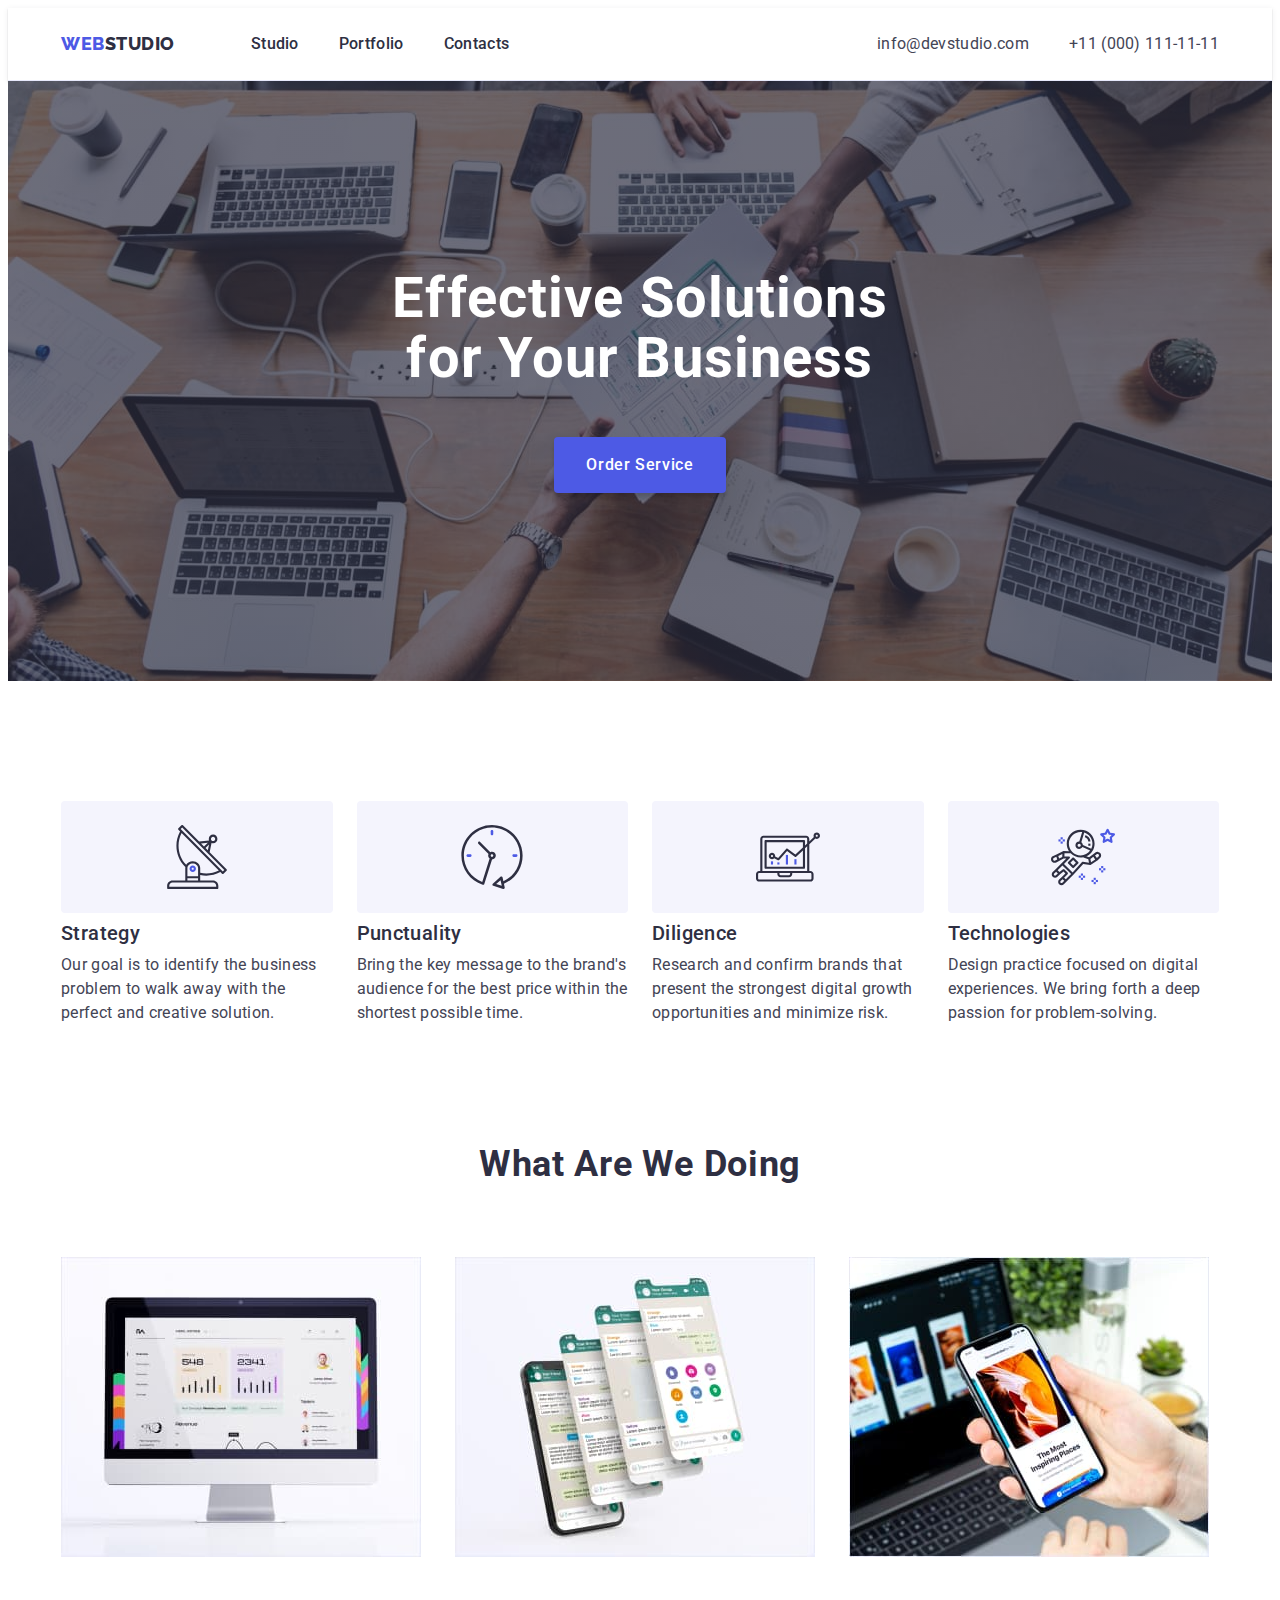
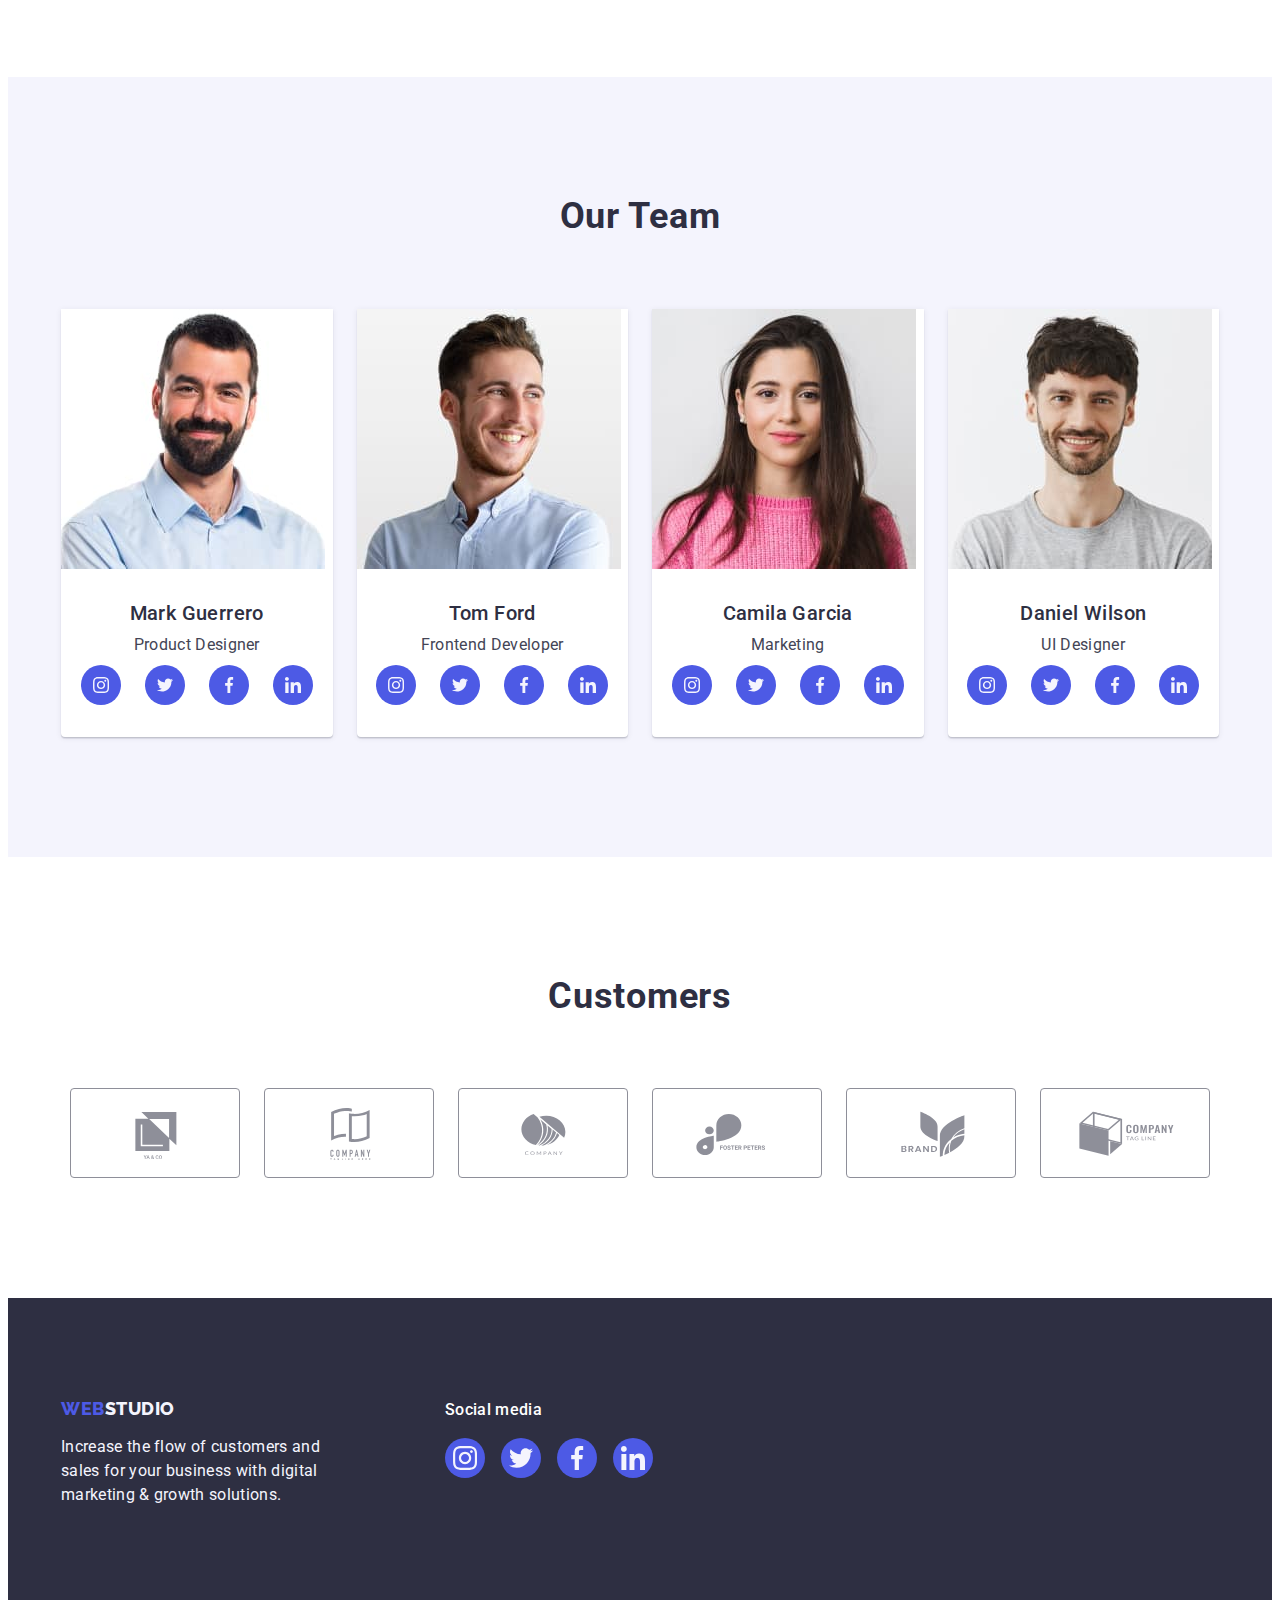
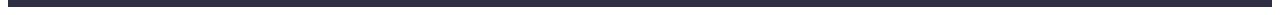
<file: index.html>
<!DOCTYPE html>
<html lang="en">
  <head>
    <meta charset="UTF-8" />
    <meta http-equiv="X-UA-Compatible" content="IE=edge" />
    <meta name="viewport" content="width=device-width, initial-scale=1.0" />
    <link rel="preconnect" href="https://fonts.googleapis.com" />
    <link rel="preconnect" href="https://fonts.gstatic.com" crossorigin />
    <link
      href="https://fonts.googleapis.com/css2?family=Raleway:wght@800&family=Roboto:wght@400;500;700;900&display=swap"
      rel="stylesheet"
    />
    <link
      rel="stylesheet"
      href="https://cdnjs.cloudflare.com/ajax/libs/modern-normalize/1.1.0/modern-normalize.min.css"
      integrity="sha512-wpPYUAdjBVSE4KJnH1VR1HeZfpl1ub8YT/NKx4PuQ5NmX2tKuGu6U/JRp5y+Y8XG2tV+wKQpNHVUX03MfMFn9Q=="
      crossorigin="anonymous"
      referrerpolicy="no-referrer"
    />
    <link rel="stylesheet" href="./css/styles.css" />
    <title>webstudio</title>
  </head>
  <body class="body">
    <!-- header -->

    <header class="header">
      <div class="container header-container">
        <nav class="navigation">
          <a class="logo link" href="./index.html"
            >Web<span class="studio">Studio</span></a
          >
          <ul class="list list-navigation">
            <li class="item-nav">
              <a class="link link-nav" href="./index.html">Studio</a>
            </li>
            <li class="item-nav">
              <a class="link link-nav" href="./portfolio.html">Portfolio</a>
            </li>
            <li class="item-nav">
              <a class="link link-nav" href="">Contacts</a>
            </li>
          </ul>
        </nav>
        <address class="address">
          <ul class="list list-contact">
            <li class="item-contact">
              <a class="link link-contact" href="mailto:info@devstudio.com"
                >info@devstudio.com</a
              >
            </li>
            <li class="item-contact">
              <a class="link link-contact" href="tel:+110001111111"
                >+11 (000) 111-11-11</a
              >
            </li>
          </ul>
        </address>
      </div>
    </header>

    <main>
      <!-- hero -->
      <section class="hero">
        <div class="container hero-container">
          <h1 class="hero-title">Effective Solutions for Your Business</h1>
          <button class="hero-button" type="button">Order Service</button>
        </div>
      </section>

      <!-- advantages -->
      <section class="advantages">
        <div class="container container-advantages">
          <h2 hidden class="title-hidden">Advantages</h2>
          <ul class="list list-advantages">
            <li class="list-item item-advantages">
              <div class="icon-container">
                <svg class="icon-advatages" width="64" height="64">
                  <use href="./images/icons.svg#antenna"></use>
                </svg>
              </div>
              <h3 class="subtitle">Strategy</h3>
              <p class="text">
                Our goal is to identify the business problem to walk away with
                the perfect and creative solution.
              </p>
            </li>
            <li class="list-item item-advantages">
                <div class="icon-container">
                  <svg class="icon-advatages" 
                       width="64" height="64">
                    <use href="./images/icons.svg#clock" ></use>
                  </svg>
                </div>
              <h3 class="subtitle">Punctuality</h3>
              <p class="text">
                Bring the key message to the brand's audience for the best price
                within the shortest possible time.
              </p>
            </li>
            <li class="list-item item-advantages">
                <div class="icon-container">
                  <svg class="icon-advatages"
                       width="64" height="64">
                    <use href="./images/icons.svg#diagram" ></use>
                  </svg>
                </div>
              <h3 class="subtitle">Diligence</h3>
              <p class="text">
                Research and confirm brands that present the strongest digital
                growth opportunities and minimize risk.
              </p>
            </li>
            <li class="list-item item-advantages">
                <div class="icon-container">
                  <svg class="icon-advatages" 
                       width="64" height="64">
                    <use href="./images/icons.svg#astronaut"></use>
                  </svg>
                </div>
              <h3 class="subtitle">Technologies</h3>
              <p class="text">
                Design practice focused on digital experiences. We bring forth a
                deep passion for problem-solving.
              </p>
            </li>
          </ul>
        </div>
      </section>

      <!-- activity -->
      <section class="activity">
        <div class="container activity-container">
          <h2 class="section-title">What are we doing</h2>
          <ul class="list activity-list">
            <li class="item-activity">
              <img src="./images/comp.jpg" alt="picture" width="360" />
            </li>
            <li class="item-activity">
              <img src="./images/phones.jpg" alt="picture" width="360" />
            </li>
            <li class="item-activity">
              <img src="./images/telephone.jpg" alt="picture" width="360" />
            </li>
          </ul>
        </div>
      </section>

      <!-- about team -->
      <section class="section-team">
        <div class="container">
          <h2 class="section-title">Our Team</h2>
          <ul class="list list-team">
            <li class="list-team-item">
              <img src="./images/mark1.jpg" alt="photo" width="264" />
              <div class="team-members">
                <h3 class="subtitle">Mark Guerrero</h3>
                <p class="text">Product Designer</p>
                <ul class="list social-list">
                  <li class="social-list-item">
                    <a class="social-link" href="">
                      <svg class="icon-social-link" width="16" height="16">
                        <use class="icon-social-link" href="./images/icons.svg#instagram"></use>
                      </svg>
                    </a>
                  </li>
                  <li class="social-list-item">
                    <a class="social-link" href="">
                      <svg class="icon-social-link"
                       width="16" height="16">
                        <use href="./images/icons.svg#twitter"></use>
                      </svg>
                    </a>
                  </li>
                  <li class="social-list-item">
                    <a class="social-link" href="">
                      <svg class="icon-social-link"
                       width="16" height="16">
                        <use href="./images/icons.svg#facebook"></use>
                      </svg>
                    </a>
                  </li>
                  <li class="social-list-item">
                    <a class="social-link" href="">
                      <svg class="icon-social-link"
                       width="16" height="16">
                        <use href="./images/icons.svg#linkedin"></use>
                      </svg>
                    </a>
                  </li>
                </ul>
              </div>
            </li>
            <li class="list-team-item">
              <img src="./images/tom1.jpg" alt="photo" width="264" />
              <div class="team-members">
                <h3 class="subtitle">Tom Ford</h3>
                <p class="text">Frontend Developer</p>
                <ul class="list social-list">
                  <li class="social-list-item">
                    <a class="social-link" href="">
                      <svg class="icon-social-link"
                            width="16" height="16">
                        <use class="icon-social-link" href="./images/icons.svg#instagram"
                        ></use>
                      </svg>
                    </a>
                  </li>
                  <li class="social-list-item">
                    <a class="social-link" href="">
                      <svg class="icon-social-link"
                           width="16"  height="16">
                        <use  href="./images/icons.svg#twitter"></use>
                      </svg>
                    </a>
                  </li>
                  <li class="social-list-item" >
                    <a class="social-link" href="">
                      <svg class="icon-social-link"
                           width="16" height="16">
                        <use  href="./images/icons.svg#facebook"></use>
                      </svg>
                    </a>
                  </li>
                  <li class="social-list-item">
                    <a class="social-link" href="">
                      <svg class="icon-social-link"
                           width="16"  height="16">
                        <use  href="./images/icons.svg#linkedin"
                        ></use>
                      </svg>
                    </a>
                  </li>
                </ul>
              </div>
            </li>
            <li class="list-team-item">
              <img src="./images/camila1.jpg" alt="photo" width="264" />
              <div class="team-members">
                <h3 class="subtitle">Camila Garcia</h3>
                <p class="text">Marketing</p>
                <ul class="list social-list">
                  <li class="social-list-item">
                    <a class="social-link" href="">
                      <svg class="icon-social-link"
                       width="16" height="16">
                        <use class="icon-social-link" href="./images/icons.svg#instagram"></use>
                      </svg>
                    </a>
                  </li>
                  <li class="social-list-item">
                    <a class="social-link" href="">
                      <svg class="icon-social-link"
                       width="16" height="16">
                        <use href="./images/icons.svg#twitter"></use>
                      </svg>
                    </a>
                  </li>
                  <li class="social-list-item">
                    <a class="social-link" href="">
                      <svg class="icon-social-link"
                       width="16" height="16">
                        <use href="./images/icons.svg#facebook"></use>
                      </svg>
                    </a>
                  </li>
                  <li class="social-list-item">
                    <a class="social-link" href="">
                      <svg class="icon-social-link"
                       width="16" height="16">
                        <use href="./images/icons.svg#linkedin"></use>
                      </svg>
                    </a>
                  </li>
                </ul>
              </div>
            </li>
            <li class="list-team-item">
              <img src="./images/daniel1.jpg" alt="photo" width="264" />
              <div class="team-members">
                <h3 class="subtitle">Daniel Wilson</h3>
                <p class="text">UI Designer</p>
                <ul class="list social-list">
                  <li class="social-list-item">
                    <a class="social-link" href="">
                      <svg class="icon-social-link"
                       width="16" height="16">
                        <use class="icon-social-link" href="./images/icons.svg#instagram"></use>
                      </svg>
                    </a>
                  </li>
                  <li class="social-list-item">
                    <a class="social-link" href="">
                      <svg class="icon-social-link"
                       width="16" height="16">
                        <use href="./images/icons.svg#twitter"></use>
                      </svg>
                    </a>
                  </li>
                  <li class="social-list-item">
                    <a class="social-link" href="">
                      <svg class="icon-social-link"
                       width="16" height="16">
                        <use href="./images/icons.svg#facebook"></use>
                      </svg>
                    </a>
                  </li>
                  <li class="social-list-item">
                    <a class="social-link" href="">
                      <svg class="icon-social-link"
                       width="16" height="16">
                        <use href="./images/icons.svg#linkedin"></use>
                      </svg>
                    </a>
                  </li>
                </ul>
              </div>
            </li>
          </ul>
        </div>
      </section>
      <!-- customers -->
      <section class=" section-customers"> 
        <div class="container">
          <h2 class="section-title customers">Customers</h2>
          <ul class="list list-customers">
            <li class="item-list-customers">
              <a class="link-customers" href="">
                <svg class="icon-customers"
                  width="104" height="56">
                  <use href="./images/icons.svg#Logo"></use>
                </svg>
              </a>
            </li>
            <li class="item-list-customers">
              <a class="link-customers" href="">
                <svg class="icon-customers"
                 width="104" height="56">
                  <use href="./images/icons.svg#Logo-1"></use>
                </svg>
              </a>
            </li>
            <li class="item-list-customers">
              <a class="link-customers" href="">
                <svg class="icon-customers"
                 width="104" height="56">
                  <use href="./images/icons.svg#Logo-2"></use>
                </svg>
              </a>
            </li>
            <li class="item-list-customers">
              <a class="link-customers" href="">
                <svg class="icon-customers"
                 width="104" height="56">
                  <use href="./images/icons.svg#Logo-3"></use>
                </svg>
              </a>
            </li>
            <li class="item-list-customers">
              <a class="link-customers" href="">
                <svg class="icon-customers"
                 width="104" height="56">
                  <use href="./images/icons.svg#Logo-4"></use>
                </svg>
              </a>
            </li>
            <li class="item-list-customers">
              <a class="link-customers" href="">
                <svg class="icon-customers"
                 width="104" height="56">
                  <use href="./images/icons.svg#Logo-5"></use>
                </svg>
              </a>
            </li>
          </ul>
        </div>
      </section>
    </main>
<!-- ===footer====== -->
    <footer class="footer">
      <div class="container container-footer">
        <div class="logo-footer">
          <a class="logo link logo-link" href="./index.html">Web<span class="studio-footer">Studio</span>
        </a>
        <p class="text-footer">
          Increase the flow of customers and sales for your business with
          digital marketing & growth solutions.
        </p></div>
       <div class="social-media">
        <p class="subtitle-footer">Social media</p>
        <ul class="list footer-social-list">
          <li class="item-footer-social-list">
            <a class="link-footer-social-list" href="">
              <svg class="icon-footer-social-list"
               width="24" height="24">
                <use href="./images/icons.svg#instagram"></use>
              </svg>
            </a>
          </li>
          <li class="item-footer-social-list">
            <a class="link-footer-social-list" href="">
              <svg class="icon-footer-social-list"
               width="24" height="24">
                <use href="./images/icons.svg#twitter"></use>
              </svg>
            </a>
          </li>
          <li class="item-footer-social-list">
            <a class="link-footer-social-list" href="">
              <svg class="icon-footer-social-list"
               width="24" height="24">
                <use href="./images/icons.svg#facebook"></use>
              </svg>
            </a>
          </li>
          <li class="item-footer-social-list">
            <a class="link-footer-social-list" href="">
              <svg class="icon-footer-social-list"
               width="24" height="24">
                <use href="./images/icons.svg#linkedin"></use>
              </svg>
            </a>
          </li>
        </ul>
       </div>
      </div>
    </footer>
  </body>
</html>
</file>
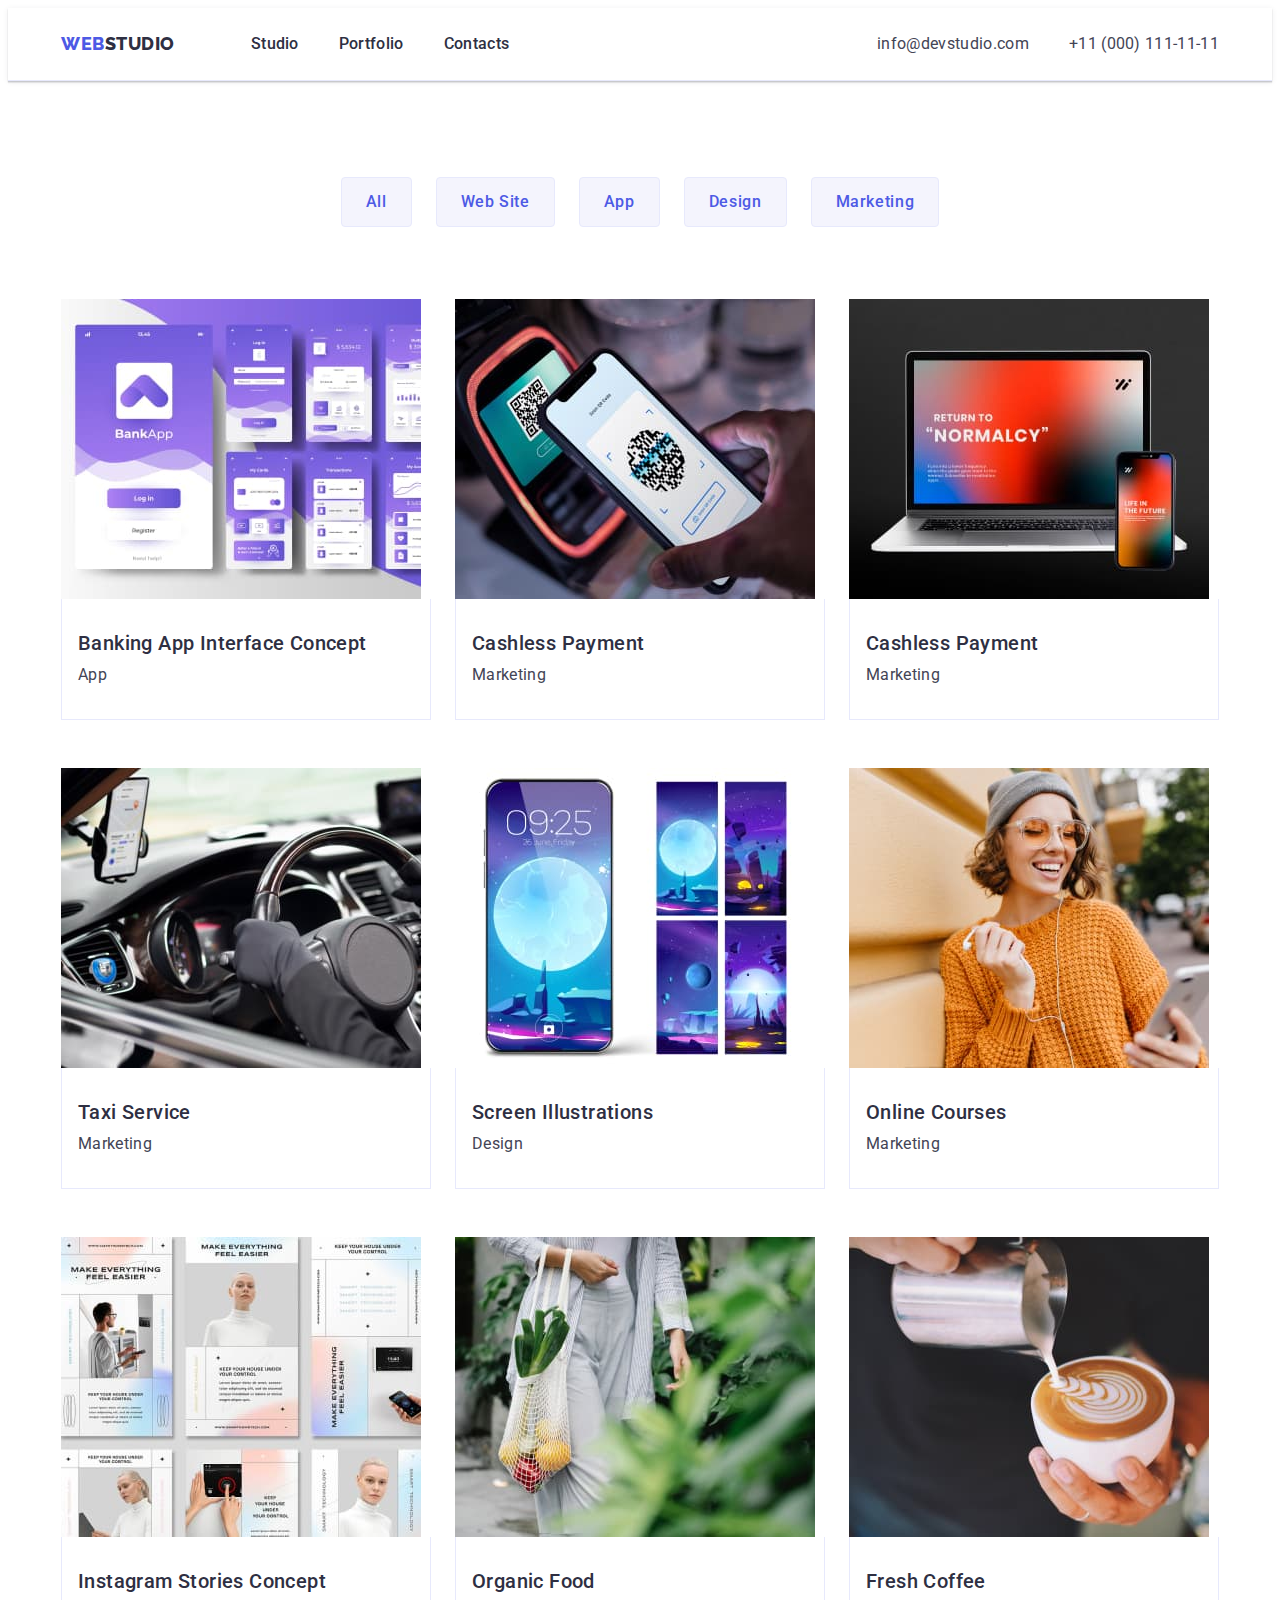
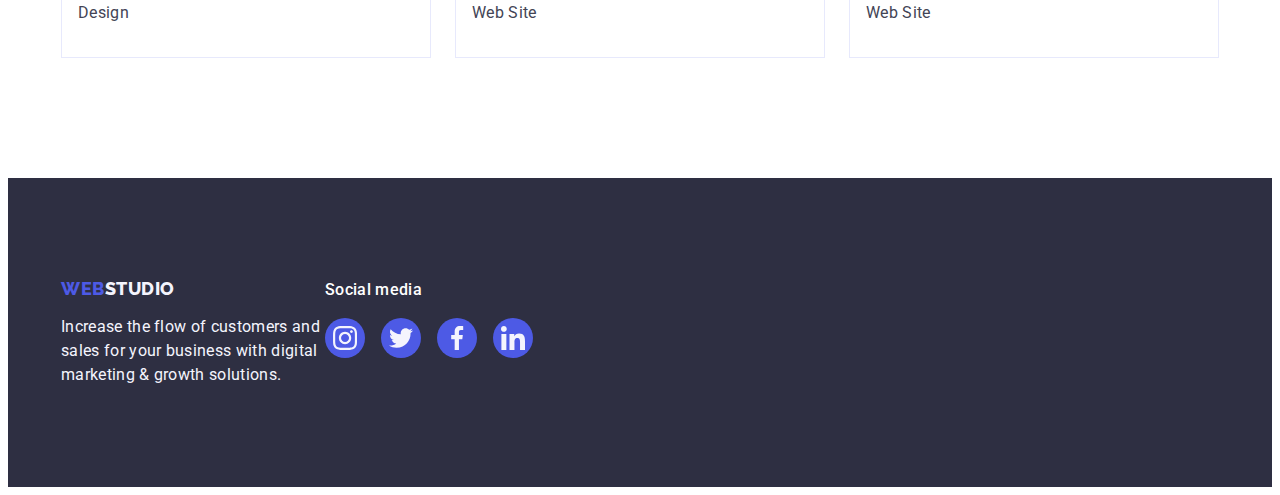
<file: portfolio.html>
<!DOCTYPE html>
<html lang="en">
  <head>
    <meta charset="UTF-8" />
    <meta http-equiv="X-UA-Compatible" content="IE=edge" />
    <meta name="viewport" content="width=device-width, initial-scale=1.0" />
    <link rel="preconnect" href="https://fonts.googleapis.com" />
    <link rel="preconnect" href="https://fonts.gstatic.com" crossorigin />
    <link
      href="https://fonts.googleapis.com/css2?family=Raleway:wght@800&family=Roboto:wght@400;500;700;900&display=swap"
      rel="stylesheet"
    />
    <link
      rel="stylesheet"
      href="https://cdnjs.cloudflare.com/ajax/libs/modern-normalize/1.1.0/modern-normalize.min.css"
      integrity="sha512-wpPYUAdjBVSE4KJnH1VR1HeZfpl1ub8YT/NKx4PuQ5NmX2tKuGu6U/JRp5y+Y8XG2tV+wKQpNHVUX03MfMFn9Q=="
      crossorigin="anonymous"
      referrerpolicy="no-referrer"
    />
    <link rel="stylesheet" href="css/styles.css" />
    <title>Portfolio</title>
  </head>
  <body class="body body_portfolio">
    <!-- header -->
    <header class="header ">
      <div class="container header-container">
        <nav class="navigation">
          <a class="logo link" href="./index.html"
            >Web<span class="studio">Studio</span>
          </a>
          <ul class="list list-navigation">
            <li class="item-nav">
              <a class="link link-nav" href="./index.html">Studio</a>
            </li>
            <li class="item-nav">
              <a class="link link-nav" href="./portfolio.html">Portfolio</a>
            </li>
            <li class="item-nav">
              <a class="link link-nav" href="">Contacts</a>
            </li>
          </ul>
        </nav>
        <address class="address">
          <ul class="list list-contact">
            <li class="item-contact">
              <a class="link link-contact" href="mailto:info@devstudio.com"
                >info@devstudio.com</a
              >
            </li>
            <li class="item-contact">
              <a class="link link-contact" href="tel:+110001111111"
                >+11 (000) 111-11-11</a
              >
            </li>
          </ul>
        </address>
      </div>
    </header>
    <main>
      <section class="portfolio">
        <!--==== buttons==== -->
        <div class="container">
          <h1 hidden>Portfolio</h1>

          <ul class="list list-button">
            <li class="item-button">
              <button class="button-portfolio" type="button">All</button>
            </li>
            <li class="item-button">
              <button class="button-portfolio" type="button">Web Site</button>
            </li>
            <li class="item-button">
              <button class="button-portfolio" type="button">App</button>
            </li>
            <li class="item-button">
              <button class="button-portfolio" type="button">Design</button>
            </li>
            <li class="item-button">
              <button class="button-portfolio" type="button">Marketing</button>
            </li>
          </ul>

          <!-- ====filtres ==== -->
          <ul class="list list-portfolio">
            <li class="item-list-portfolio">
              <a class="link link-portfolio" href="">
                <img
                  src="./images/portfolio-photo/add.jpg"
                  alt="picture"
                  width="360"
                  height="300"
                />
                <div class="category">
                  <h2 class="subtitle">Banking App Interface Concept</h2>
                  <p class="text text-portfolio">App</p>
                </div>
              </a>
            </li>
            <li class="item-list-portfolio">
              <a class="link link-portfolio" href="">
                <img
                  src="./images/portfolio-photo/cachless-pay.jpg"
                  alt="picture"
                  width="360"
                  height="300"
                />
                <div class="category">
                  <h2 class="subtitle">Cashless Payment</h2>
                  <p class="text text-portfolio">Marketing</p>
                </div>
              </a>
            </li>
            <li class="item-list-portfolio">
              <a class="link link-portfolio" href="">
                <img
                  src="./images/portfolio-photo/meditations.jpg"
                  alt="picture"
                  width="360"
                  height="300"
                />
                <div class="category">
                  <h2 class="subtitle">Cashless Payment</h2>
                  <p class="text text-portfolio">Marketing</p>
                </div>
              </a>
            </li>
            <li class="item-list-portfolio">
              <a class="link link-portfolio" href="">
                <img
                  src="./images/portfolio-photo/taxi.jpg"
                  alt="picture"
                  width="360"
                  height="300"
                />
                <div class="category">
                  <h2 class="subtitle">Taxi Service</h2>
                  <p class="text text-portfolio">Marketing</p>
                </div>
              </a>
            </li>
            <li class="item-list-portfolio">
              <a class="link link-portfolio" href="">
                <img
                  src="./images/portfolio-photo/illustrations.jpg"
                  alt="picture"
                  width="360"
                  height="300"
                />
                <div class="category">
                  <h2 class="subtitle">Screen Illustrations</h2>
                  <p class="text text-portfolio">Design</p>
                </div>
              </a>
            </li>
            <li class="item-list-portfolio">
              <a class="link link-portfolio" href="">
                <img
                  src="./images/portfolio-photo/online-courses.jpg"
                  alt="picture"
                  width="360"
                  height="300"
                />
                <div class="category">
                  <h2 class="subtitle">Online Courses</h2>
                  <p class="text text-portfolio">Marketing</p>
                </div>
              </a>
            </li>
            <li class="item-list-portfolio">
              <a class="link link-portfolio" href="">
                <img
                  src="./images/portfolio-photo/instagram.jpg"
                  alt="picture"
                  width="360"
                  height="300"
                />
                <div class="category">
                  <h2 class="subtitle">Instagram Stories Concept</h2>
                  <p class="text text-portfolio">Design</p>
                </div>
              </a>
            </li>
            <li class="item-list-portfolio">
              <a class="link link-portfolio" href="">
                <img
                  src="./images/portfolio-photo/organic-food.jpg"
                  alt="picture"
                  width="360"
                  height="300"
                />
                <div class="category">
                  <h2 class="subtitle">Organic Food</h2>
                  <p class="text text-portfolio">Web Site</p>
                </div>
              </a>
            </li>
            <li class="item-list-portfolio">
              <a class="link link-portfolio" href="">
                <img
                  src="./images/portfolio-photo/coffee.jpg"
                  alt="picture"
                  width="360"
                  height="300"
                />
                <div class="category">
                  <h2 class="subtitle">Fresh Coffee</h2>
                  <p class="text text-portfolio">Web Site</p>
                </div>
              </a>
            </li>
          </ul>
        </div>
      </section>
    </main>
    <!-- ===footer=== -->
    <footer class="footer">
      <div class="container container-footer">
        <div>
          <a class="logo link logo-link" href="./index.html">Web<span class="studio-footer">Studio</span>
          </a>
          <p class="text-footer">
            Increase the flow of customers and sales for your business with
            digital marketing & growth solutions.
          </p>
        </div>
        <div class="social-media">
          <p class="subtitle-footer">Social media</p>
          <ul class="list footer-social-list">
            <li class="item-footer-social-list">
              <a class="link-footer-social-list" href="">
                <svg class="icon-footer-social-list" 
                  width="24" height="24">
                  <use href="./images/icons.svg#instagram"></use>
                </svg>
              </a>
            </li>
            <li class="item-footer-social-list">
              <a class="link-footer-social-list" href="">
                <svg class="icon-footer-social-list"
                  width="24" height="24">
                  <use href="./images/icons.svg#twitter"></use>
                </svg>
              </a>
            </li>
            <li class="item-footer-social-list">
              <a class="link-footer-social-list" href="">
                <svg class="icon-footer-social-list"
                  width="24" height="24">
                  <use href="./images/icons.svg#facebook"></use>
                </svg>
              </a>
            </li>
            <li class="item-footer-social-list">
              <a class="link-footer-social-list" href="">
                <svg class="icon-footer-social-list"
                  width="24" height="24">
                  <use href="./images/icons.svg#linkedin"></use>
                </svg>
              </a>
            </li>
          </ul>
        </div>
      </div>
    </footer>
  </body>
</html>
</file>
<file: css/styles.css>
.body {
  font-family: "Roboto", sans-serif;
  background-color: var(--primary-background);
  color: var(--primary-color);
}
:root {
  --primary-color: #434455;
  --primary-background: #ffffff;
  --secondary-color: #2e2f42;
  --hover-focus: #404bbf;
  --button-color: #4d5ae5;
  --secondary-background: #f4f4fd;
  --border-color: #e7e9fc;
  --iris: #405aef;
  --icon-color:#8e8f99;
  --secondary-hover-focus: #31d0aa;
}
/* =====style none===== */
.list {
  list-style: none;
}
.link {
  text-decoration: none;
}
ul {
  margin: 0;
  padding: 0;
  padding-left: 0;
}
h1,
h2,
h3,
h4,
p {
  margin: 0;
  padding: 0;
}
img {
  display: block;
}
/* ===container=== */
.container {
  width: 1158px;
  padding: 0 15px;
  margin-left: auto;
  margin-right: auto;
}
/*===== header===== */
.header {
  border-bottom: 1px solid var(--border-color);
  box-shadow:
      0px 1px 6px 0px #2E2F4214,
      0px 1px 1px 0px #2E2F4229,
      0px 2px 1px 0px #2E2F4214;
}

.logo {
  font-family: "Raleway", sans-serif;
  font-weight: 800;
  font-size: 18px;
  line-height: 1.17;
  letter-spacing: 0.03em;
  text-transform: uppercase;
  color: var(--button-color);
}
.logo .studio {
  color: var(--secondary-color);
}
.link-nav {
  font-weight: 500;
  font-size: 16px;
  line-height: 1.5;
  letter-spacing: 0.02em;
  color: var(--secondary-color);
  display: block;
  padding-top: 24px;
  padding-bottom: 24px;
}
.link-nav:hover,
.link-nav:focus {
  color: var(--hover-focus);
}
.address {
  font-style: normal;
}
.link-contact {
  font-style: normal;
  font-size: 16px;
  line-height: 1.5;
  letter-spacing: 0.02em;
  color: var(--primary-color);
}
.link-contact:focus,
.link-contact:hover {
  color: var(--hover-focus);
}
.logo {
  margin-right: 76px;
}
.list-navigation {
  display: flex;
  gap: 40px;
}

.list-contact {
  display: flex;
  gap: 40px;
}
.navigation {
  display: flex;
  align-items: center;
}
.header-container {
  display: flex;
  align-items: center;
  border-bottom: var(--border-color) 1px;
}
.address {
  margin-left: auto;
}
/*==== hero==== */
.hero { max-width: 1440px;
  background-image:linear-gradient(rgba(46, 47, 66, 0.7), rgba(46, 47, 66, 0.7)),
  url(../images/people-office.jpg); 
  background-repeat: no-repeat;
  background-position: center;
  background-size: cover;
  background-color: var(--secondary-color);
  padding-top: 188px;
  padding-bottom: 188px;
  margin-right: auto;
  margin-left: auto;
}
.hero-title {
  font-weight: 700;
  font-size: 56px;
  line-height: 1.07;
  text-align: center;
  letter-spacing: 0.02em;
  color: var(--primary-background);

  max-width: 496px;
  text-align: center;
  margin-left: auto;
  margin-right: auto;
  margin-bottom: 48px;
}
.hero-container {
  margin-left: auto;
  margin-right: auto;
  text-align: center;
}
.hero-button {
  font-family: "Roboto", sans-serif;
  font-weight: 500;
  font-size: 16px;
  line-height: 1.5;
  letter-spacing: 0.04em;
  background: var(--button-color);
  color: var(--primary-background);
  cursor: pointer;
  min-width: 169px;
  display: block;
  margin-left: auto;
  margin-right: auto;
  padding: 16px 32px;
  box-shadow: 0px 4px 4px rgba(0, 0, 0, 0.15);
  border-radius: 4px;
  border: none;
}
.hero-button:hover,
.hero-button:focus {
  background: var(--hover-focus);
}

/*====section advantages==== */
.section-title {
  font-weight: 700;
  font-size: 36px;
  line-height: 1.11;
  text-align: center;
  letter-spacing: 0.02em;
  text-transform: capitalize;
  color: var(--secondary-color);
  margin-left: auto;
  margin-right: auto;
  margin-bottom: 72px;
}
.subtitle {
  font-weight: 500;
  font-size: 20px;
  line-height: 1.2;
  letter-spacing: 0.02em;
  color: var(--secondary-color);
}
.text {
  line-height: 1.5;
  letter-spacing: 0.02em;
}
.item-advantages {
  width: 264px;
  flex-basis: calc((100% - 3 * 24px) / 4);
}
.list-advantages {
  display: flex;
  gap: 24px;
}
.subtitle {
  margin-bottom: 8px;
}
.advantages {
  padding-top: 120px;
  padding-bottom: 120px;
}
.icon-container{ 
height: 112px;
border-radius: 4px;
background-color: var(--secondary-background); 
display:flex;
justify-content: center;
align-items: center;
margin-bottom: 8px;
}

/* ====sectoin activity==== */
.list-item {
  background-color: var(--primary-background);
}
.activity-list {
  display: flex;
  gap: 24px;
}
.item-activity {
  flex-basis: calc((100% - 2 * 24px) / 3);
}
.activity {
  padding-bottom: 120px;
}
/* ====section about team===== */
.section-team {
  background-color: var(--secondary-background);
  padding-bottom: 120px;
  padding-top: 120px;
}
.list-team-item {
  background-color: var(--primary-background);
  border-radius: 0px 0px 4px 4px;
  box-shadow:0px 1px 6px rgba(46, 47, 66, 0.08),
    0px 1px 1px rgba(46, 47, 66, 0.16),
    0px 2px 1px rgba(46, 47, 66, 0.08);;
}
.list-team {
  display: flex;
  flex-wrap: wrap;
  gap: 24px;
}
.list-team-item {
  flex-basis: calc((100% - 3 * 24px) / 4);
}
.team-members {
  padding: 32px 0;
  text-align: center;
}
.social-list{margin-top: 8px;}
.social-list{
display: flex;
justify-content: center;
align-items: center;
gap: 24px;
}
.icon-social-link{fill: var(--secondary-background);
}
.social-link{
width: 40px;
height: 40px;
display: flex;
justify-content: center;
align-items: center;
border-radius: 50%;
background-color: var(--button-color);
}
.social-link:hover,
.social-link:focus{
  background-color: var(--hover-focus);
}
/* ===customers=== */

.customers{
  line-height: 1.1
}
.section-customers{
padding-top: 120px;
padding-bottom: 120px;
margin-left: auto;
margin-right: auto;}
.link-customers{
width: 168px;
height: 88px;
display: flex;
justify-content: center;
align-items: center;
border: 1px solid var(--icon-color);
color: var(--icon-color);
border-radius: 4px;
}
.list-customers{
margin-top: 72px;
display: flex;
justify-content: center;
align-items: center;
gap: 24px;
}
.icon-customers{
  fill:currentColor;
}
.link-customers:hover,
.link-customers:focus{
color: var(--hover-focus);
}
.link-customers:hover,
.link-customers:focus{
border-color: var(--hover-focus);}
/* footer */
.studio-footer {
  color: var(--secondary-background);
}
.text-footer {
  font-weight: 400;
  font-size: 16px;
  line-height: 1.5;
  letter-spacing: 0.02em;
  color: var(--secondary-background);
}
.footer {
  background: var(--secondary-color);
  padding-top: 100px;
  padding-bottom: 100px;
}
.logo-link {
  display: inline-block;
  margin-bottom: 16px;
}
.text-footer {
  width: 264px;
}
.subtitle-footer{
  font-weight: 500;
  font-size: 16px;
  line-height: 1.5;
  letter-spacing: 0.02em;
  color: var(--primary-background);
  margin-bottom: 16px;
}
.container-footer{
  display: flex;
  align-items: baseline;
}
.logo-footer {
  margin-right: 120px;
}
.footer-social-list{
  display: flex;
  align-items: center;
  gap: 16px;
}
.link-footer-social-list{
  width: 40px;
  height: 40px;
  display: flex;
  justify-content: center;
  align-items: center;
  border-radius: 50%;
  background-color: var(--button-color);
}
.icon-footer-social-list{
  fill: var(--secondary-background)
}
.link-footer-social-list:hover,
.link-footer-social-list:focus
{background-color: var(--secondary-hover-focus);
}
/* ====portfolio==== */
.button-portfolio {
  font-family: "Roboto", sans-serif;
  background: var(--secondary-background);
  font-weight: 500;
  font-size: 16px;
  line-height: 1.5;
  letter-spacing: 0.04em;
  color: var(--button-color);
  cursor: pointer;
  border: 1px solid var(--border-color);
  border-radius: 4px;
  padding: 12px 24px;
}
.button-portfolio:hover,
.button-portfolio:focus {
  background: var(--hover-focus);
  color: var(--primary-background);
  border: 1px solid transparent;
  box-shadow: 0px 2px 2px 0px #0000001F,
   0px 2px 1px 0px #00000014, 0px 3px 1px 0px #0000001A;
}
.list-button {
  display: flex;
  gap: 24px;
  justify-content: center;
  margin-bottom: 72px;
}
.text-portfolio {
  color: var(--primary-color);
}
.list-portfolio {
  display: flex;
  flex-wrap: wrap;
  column-gap: 24px;
  row-gap: 48px;
}
.item-list-portfolio {
  width: calc((100% - 48px) / 3);
}
.portfolio {
  padding-bottom: 120px;
  padding-top: 96px;
}
.category {
  padding: 32px 16px;
  border: 1px solid var(--border-color);
  border-top: none;
}
.link-portfolio{
  display: block;
}
.link-portfolio:hover,
.link-portfolio:focus{
  box-shadow: 0px 1px 6px rgba(46, 47, 66, 0.08),
  0px 1px 1px rgba(46, 47, 66, 0.16),
  0px 2px 1px rgba(46, 47, 66, 0.08)}
</file>
